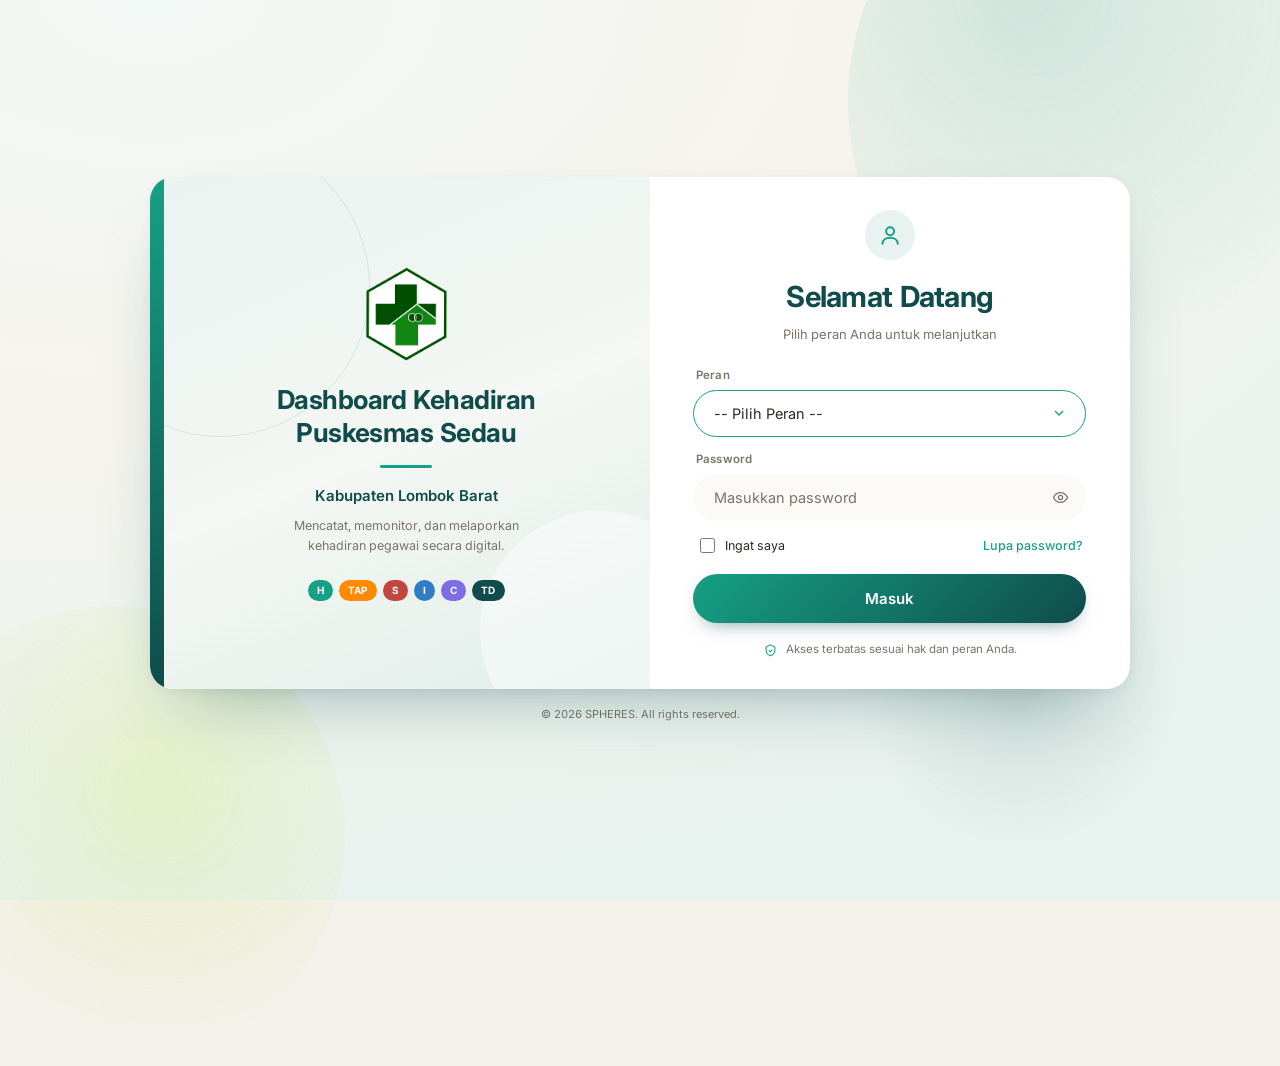
<file: index.html>
<!DOCTYPE html>
<html lang="id">
<head>
<meta charset="utf-8">
<meta name="viewport" content="width=device-width, initial-scale=1">
<title>Masuk — Dashboard Kehadiran</title>
<meta name="description" content="Dashboard kehadiran pegawai UPT Puskesmas Sedau.">
<meta name="color-scheme" content="light dark">
<link rel="icon" href="assets/logo.png">
<link rel="preconnect" href="https://fonts.googleapis.com">
<link rel="preconnect" href="https://fonts.gstatic.com" crossorigin>
<link href="https://fonts.googleapis.com/css2?family=Inter:wght@400;500;600;700&display=swap" rel="stylesheet">
<link rel="stylesheet" href="assets/style.css">
<script src="assets/config.js"></script>
<script src="assets/session.js"></script>
<script>
  Sesi.tema();
  /* Sudah punya sesi? langsung ke dashboard sesuai peran. */
  (function () { var s = Sesi.baca(); if (s) Sesi.keDashboard(s.role); })();
</script>
</head>
<body class="loginpage">

<main class="lg-stage">
  <div class="lg-orb lg-orb1" aria-hidden="true"></div>
  <div class="lg-orb lg-orb2" aria-hidden="true"></div>
  <div class="lg-orb lg-orb3" aria-hidden="true"></div>

  <div class="lg-card">
    <span class="lg-spine" aria-hidden="true"></span>

    <!-- ---------- kiri: identitas ---------- -->
    <section class="lg-brandside">
      <span class="lg-ring lg-ring1" aria-hidden="true"></span>
      <span class="lg-ring lg-ring2" aria-hidden="true"></span>

      <div class="lg-brandin">
        <img id="loginLogo" src="assets/logo.png" alt="Logo Puskesmas Sedau" width="112" height="123">
        <h1 id="loginJudul">Dashboard Kehadiran<br>Puskesmas Sedau</h1>
        <span class="lg-rule" aria-hidden="true"></span>
        <p class="lg-kab" id="loginKab">Kabupaten Lombok Barat</p>
        <p class="lg-desc">Mencatat, memonitor, dan melaporkan<br>kehadiran pegawai secara digital.</p>

        <ul class="lg-chips" aria-label="Kode status kehadiran yang digunakan sistem">
          <li style="--c:#16A085">H</li>
          <li style="--c:#FF8A00">TAP</li>
          <li style="--c:#C0473E">S</li>
          <li style="--c:#2F7DC4">I</li>
          <li style="--c:#7E6BE6">C</li>
          <li style="--c:#0F4C4B">TD</li>
        </ul>
      </div>
    </section>

    <!-- ---------- kanan: form ---------- -->
    <section class="lg-formside">
      <div class="lg-formin">
        <span class="lg-ava" aria-hidden="true">
          <svg viewBox="0 0 24 24"><circle cx="12" cy="8.5" r="3.6"/><path d="M5 20c0-3.6 3.2-5.6 7-5.6s7 2 7 5.6"/></svg>
        </span>
        <h2>Selamat Datang</h2>
        <p class="lg-sub">Pilih peran Anda untuk melanjutkan</p>

        <label class="lg-lab" for="inPeran">Peran</label>
        <div class="lg-pill lg-sel">
          <select id="inPeran" autocomplete="off"></select>
          <svg class="lg-caret" viewBox="0 0 24 24" aria-hidden="true"><path d="M6 9l6 6 6-6"/></svg>
        </div>

        <label class="lg-lab" for="inSandi">Password</label>
        <div class="lg-pill">
          <input id="inSandi" type="password" placeholder="Masukkan password" autocomplete="current-password">
          <button type="button" id="btnMata" aria-label="Tampilkan password">
            <svg viewBox="0 0 24 24" aria-hidden="true"><path d="M2 12s3.6-7 10-7 10 7 10 7-3.6 7-10 7-10-7-10-7z"/><circle cx="12" cy="12" r="3"/></svg>
          </button>
        </div>

        <div class="lg-row">
          <label class="lg-chk"><input type="checkbox" id="inIngat"><span>Ingat saya</span></label>
          <button type="button" class="linkish" id="btnLupa">Lupa password?</button>
        </div>

        <p class="lg-err" id="loginErr" role="alert" hidden></p>

        <button type="button" class="lg-go" id="btnMasuk">Masuk</button>

        <p class="lg-note">
          <svg viewBox="0 0 24 24" aria-hidden="true"><path d="M12 3l7 3.5v5c0 4.4-3 7.6-7 9-4-1.4-7-4.6-7-9v-5z"/><path d="M9.5 12l2 2 3.5-3.5"/></svg>
          Akses terbatas sesuai hak dan peran Anda.
        </p>

      </div>
    </section>
  </div>

  <p class="lg-foot" id="loginFoot"></p>
</main>

<div id="toast" role="status" aria-live="polite"></div>

<script src="assets/login.js"></script>
</body>
</html>
</file>
<file: assets/style.css>
/* Dashboard Kehadiran — UPT Puskesmas Sedau */
:root{
  --petrol:#0F4C4B; --sea:#16A085; --foam:#E7F2F1; --lime:#C6E72E;
  --sand:#F4F1EB; --tangerine:#FF8A00; --iris:#7E6BE6; --tan:#E9E6D6;
  --charcoal:#2E2A24; --brick:#C0473E; --cobalt:#2F7DC4; --slate:#6B6154;
  --bg:#F4F1EB; --surface:#FFFFFF; --surface-2:#FBFAF7;
  --ink:#2E2A24; --muted:#7B7468; --line:#E2DED3;
  --side:#0F4C4B; --side-ink:#BFD9D6; --side-on:#FFFFFF;
  --r:10px; --shadow:0 1px 2px rgba(46,42,36,.05);
  --sidew:214px;
}
html[data-theme="dark"]{
  --bg:#14161A; --surface:#1B1E23; --surface-2:#171A1E;
  --ink:#E8E6E1; --muted:#9A968D; --line:#2C3036;
  --foam:#1E2A29; --sand:#14161A; --tan:#2C3036;
  --side:#0C2E2D; --side-ink:#8FB5B1;
}
html[data-side="min"]{ --sidew:62px; }
*{box-sizing:border-box}
html{-webkit-text-size-adjust:100%}
body{margin:0;background:var(--bg);color:var(--ink);
  font-family:'Inter',system-ui,-apple-system,'Segoe UI',sans-serif;
  font-size:14px;line-height:1.55;-webkit-font-smoothing:antialiased;font-variant-numeric:tabular-nums}
button,input,select{font-family:inherit;font-size:inherit;color:inherit}
a{color:var(--sea)}
:focus-visible{outline:2px solid var(--sea);outline-offset:2px;border-radius:4px}
[hidden]{display:none !important}

/* ============ LOGIN (halaman penuh, tanpa scroll) ============ */
.loginpage{height:100dvh;overflow:hidden}
.lg-stage{position:relative;height:100dvh;display:flex;flex-direction:column;align-items:center;
  justify-content:center;gap:clamp(10px,1.8vh,20px);padding:clamp(12px,2.4vh,32px);
  background:radial-gradient(120% 100% at 12% 0%,#F2F8F5 0%,#F6F4EE 46%,#E8F2EE 100%);isolation:isolate}
html[data-theme="dark"] .lg-stage{background:radial-gradient(120% 100% at 12% 0%,#16211F 0%,#14161A 55%,#101617 100%)}

/* bola dekoratif lembut, meniru latar berwarna pada referensi */
.lg-orb{position:absolute;border-radius:50%;z-index:-1;filter:blur(.5px)}
.lg-orb1{width:44vw;height:44vw;max-width:560px;max-height:560px;top:-14vw;right:-10vw;
  background:radial-gradient(circle at 32% 32%,rgba(22,160,133,.16),rgba(22,160,133,0) 68%)}
.lg-orb2{width:38vw;height:38vw;max-width:460px;max-height:460px;bottom:-13vw;left:-9vw;
  background:radial-gradient(circle at 60% 40%,rgba(198,231,46,.20),rgba(198,231,46,0) 66%)}
.lg-orb3{width:26vw;height:26vw;max-width:320px;max-height:320px;bottom:6vh;right:8vw;
  background:radial-gradient(circle at 50% 50%,rgba(15,76,75,.10),rgba(15,76,75,0) 70%)}

.lg-card{position:relative;width:100%;max-width:980px;
  max-height:calc(100dvh - clamp(58px,9vh,110px));   /* sisakan ruang untuk footer di bawah kartu */
  display:grid;grid-template-columns:1.04fr 1fr;background:var(--surface);
  border-radius:clamp(18px,2.6vh,30px);overflow:hidden;
  box-shadow:0 34px 70px -34px rgba(15,76,75,.42),0 3px 10px rgba(46,42,36,.05)}
/* strip hijau di tepi kiri, seperti referensi */
.lg-spine{position:absolute;left:0;top:0;bottom:0;width:clamp(9px,1.1vw,14px);
  background:linear-gradient(180deg,#16A085,#0F4C4B);z-index:3}

/* ---- kiri ---- */
.lg-brandside{position:relative;overflow:hidden;display:grid;place-items:center;
  padding:clamp(20px,4vh,46px) clamp(20px,3vw,40px) clamp(20px,4vh,46px) clamp(30px,4vw,54px);
  background:linear-gradient(158deg,#E9F3F0 0%,#F4F7F3 52%,#E1EEEA 100%)}
html[data-theme="dark"] .lg-brandside{background:linear-gradient(158deg,#173230,#111F1D)}
.lg-ring{position:absolute;border-radius:50%;border:1px solid rgba(22,160,133,.16)}
.lg-ring1{width:min(30vw,300px);aspect-ratio:1;top:-8%;left:-16%}
.lg-ring2{width:min(24vw,240px);aspect-ratio:1;bottom:-12%;right:-14%;background:rgba(255,255,255,.42);border-color:transparent}
html[data-theme="dark"] .lg-ring2{background:rgba(255,255,255,.03)}
.lg-brandin{position:relative;text-align:center;max-width:326px}
.lg-brandin img{display:block;margin:0 auto clamp(12px,2.2vh,22px);height:clamp(62px,11vh,120px);width:auto}
.lg-brandin h1{margin:0;font-size:clamp(19px,2.9vh,27px);font-weight:700;line-height:1.24;
  letter-spacing:-.02em;color:var(--petrol)}
html[data-theme="dark"] .lg-brandin h1{color:#8FD8C8}
.lg-rule{display:block;width:52px;height:3px;border-radius:2px;background:var(--sea);
  margin:clamp(10px,1.8vh,18px) auto}
.lg-kab{margin:0 0 clamp(5px,1vh,10px);font-size:clamp(12.5px,1.7vh,15px);font-weight:600;color:var(--petrol)}
html[data-theme="dark"] .lg-kab{color:#8FD8C8}
.lg-desc{margin:0;font-size:clamp(11px,1.5vh,12.5px);color:var(--muted);line-height:1.6}
.lg-chips{list-style:none;display:flex;flex-wrap:wrap;justify-content:center;gap:6px;
  margin:clamp(14px,2.6vh,26px) 0 0;padding:0}
.lg-chips li{font-size:10px;font-weight:700;color:#fff;background:var(--c);
  padding:3px 9px;border-radius:20px;letter-spacing:.02em}
.lg-chips li:nth-child(5){color:#fff}

/* ---- kanan ---- */
.lg-formside{display:flex;flex-direction:column;overflow-y:auto;
  padding:clamp(20px,3.6vh,44px) clamp(22px,3.4vw,48px) clamp(20px,3.4vh,40px)}
.lg-formin{margin:auto 0;width:100%}
.lg-ava{width:clamp(40px,5.6vh,54px);aspect-ratio:1;border-radius:50%;background:var(--foam);
  display:grid;place-items:center;margin:0 auto clamp(8px,1.6vh,16px)}
.lg-ava svg{width:52%;height:52%;stroke:var(--sea);fill:none;stroke-width:1.8;stroke-linecap:round}
.lg-formside h2{margin:0;text-align:center;font-size:clamp(21px,3.3vh,29px);font-weight:700;
  letter-spacing:-.025em;color:var(--petrol)}
html[data-theme="dark"] .lg-formside h2{color:#E8E6E1}
.lg-sub{margin:4px 0 clamp(14px,2.6vh,26px);text-align:center;
  font-size:clamp(11.5px,1.6vh,13px);color:var(--muted)}
.lg-lab{display:block;font-size:11.5px;font-weight:600;color:var(--muted);
  margin:0 0 5px 3px;letter-spacing:.01em}

/* input pill bergaya referensi: terisi, tanpa garis, garis muncul saat fokus */
.lg-pill{position:relative;display:flex;align-items:center;background:var(--surface-2);
  border:1.5px solid transparent;border-radius:999px;margin-bottom:clamp(9px,1.6vh,15px);
  transition:border-color .15s,background .15s}
html[data-theme="dark"] .lg-pill{background:#22262C}
.lg-pill:focus-within{border-color:var(--sea);background:var(--surface)}
.lg-pill input,.lg-pill select{width:100%;border:0;background:none;outline:none;
  padding:clamp(10px,1.7vh,14px) 20px;font-size:clamp(13px,1.8vh,14.5px);
  border-radius:999px;appearance:none;-webkit-appearance:none}
.lg-pill input::placeholder{color:var(--muted)}
.lg-sel select{padding-right:42px;cursor:pointer}
.lg-caret{position:absolute;right:18px;width:16px;height:16px;stroke:var(--muted);fill:none;
  stroke-width:2;pointer-events:none}
.lg-pill:focus-within .lg-caret{stroke:var(--sea)}
#btnMata{position:absolute;right:8px;background:none;border:0;padding:8px;cursor:pointer;
  border-radius:50%;display:grid;place-items:center}
#btnMata svg{width:17px;height:17px;stroke:var(--muted);fill:none;stroke-width:1.8}
#btnMata:hover svg{stroke:var(--sea)}


.lg-row{display:flex;align-items:center;justify-content:space-between;gap:10px;
  margin:2px 3px clamp(12px,2vh,18px)}
.lg-chk{display:flex;gap:7px;align-items:center;font-size:12.5px;cursor:pointer}
.lg-chk input{width:15px;height:15px;accent-color:var(--sea);cursor:pointer}
.linkish{background:none;border:0;color:var(--sea);font-size:12.5px;font-weight:500;cursor:pointer;padding:0}
.linkish:hover{text-decoration:underline}
.lg-err{margin:0 0 11px;padding:9px 15px;border-radius:12px;
  background:color-mix(in srgb,var(--brick) 11%,var(--surface));
  color:var(--brick);font-size:12px;font-weight:500}
.lg-go{width:100%;background:linear-gradient(135deg,#16A085,#0F4C4B);color:#fff;border:0;
  border-radius:999px;padding:clamp(11px,1.9vh,15px);font-size:clamp(13.5px,1.9vh,15px);
  font-weight:600;cursor:pointer;box-shadow:0 8px 20px -10px rgba(15,76,75,.65);
  transition:transform .12s,box-shadow .12s}
.lg-go:hover{transform:translateY(-1px);box-shadow:0 12px 24px -10px rgba(15,76,75,.7)}
.lg-go:active{transform:translateY(0)}
.lg-go:disabled{opacity:.65;cursor:progress;transform:none}
.lg-note{display:flex;gap:8px;align-items:center;justify-content:center;
  margin:clamp(12px,2vh,20px) 0 0;font-size:11.5px;color:var(--muted);line-height:1.5}
.lg-note svg{width:15px;height:15px;stroke:var(--sea);fill:none;stroke-width:1.7;flex:none}

.lg-foot{margin:0;text-align:center;font-size:11px;color:var(--muted);flex:none}

/* layar pendek: rapatkan, sembunyikan hiasan yang tidak esensial */
@media(max-height:700px){
  .lg-desc,.lg-chips{display:none}
    .lg-note{margin-top:10px}
}
@media(max-height:580px){
  .lg-brandin img{height:52px}
  .lg-rule{margin:8px auto}
  .lg-ava{display:none}
}
/* satu kolom di layar sempit: panel identitas jadi header ringkas */
@media(max-width:800px){
  .loginpage,.lg-stage{height:auto;min-height:100dvh;overflow:visible}
  .lg-card{grid-template-columns:1fr;max-height:none;max-width:460px}
  .lg-stage{justify-content:flex-start;padding-top:24px}
  .lg-spine{right:0;bottom:auto;width:auto;height:8px;background:linear-gradient(90deg,#16A085,#0F4C4B)}
  .lg-brandside{padding:30px 24px 24px}
  .lg-brandin img{height:74px}
  .lg-brandin h1{font-size:20px}
  .lg-desc{display:none}
  .lg-chips{display:flex}
  .lg-formside{padding:26px 24px 22px}
  .lg-foot{margin-top:16px}
}

/* ============ SHELL ============ */
.shell{display:grid;grid-template-columns:var(--sidew) minmax(0,1fr);min-height:100vh}
.side{background:var(--side);padding:16px 12px;color:var(--side-ink);overflow:hidden}
.brand{display:grid;justify-items:center;text-align:center;margin-bottom:20px}
.brand-logo{height:50px;width:auto;margin-bottom:10px;background:#fff;border-radius:9px;padding:4px}
.brand b{display:block;font-size:13px;color:var(--side-on);font-weight:600;line-height:1.3}
.brand span{font-size:10.5px;color:#8FBDB7}
.nav{display:flex;flex-direction:column;gap:2px}
.nav button{display:flex;gap:10px;align-items:center;padding:9px 10px;border-radius:8px;font-size:12.5px;
  color:var(--side-ink);background:none;border:0;cursor:pointer;text-align:left;width:100%}
.nav button svg{width:16px;height:16px;stroke:currentColor;fill:none;stroke-width:1.8;stroke-linecap:round;flex:none}
.nav button:hover{background:rgba(255,255,255,.08)}
.nav button[aria-current="page"]{background:rgba(255,255,255,.15);color:var(--side-on);font-weight:600}
html[data-side="min"] .brand b,html[data-side="min"] .brand span,
html[data-side="min"] .nav button span,html[data-side="min"] .side-collapse span{display:none}
html[data-side="min"] .brand-logo{height:34px;margin-bottom:0}
html[data-side="min"] .nav button{justify-content:center;padding:10px 0}
html[data-side="min"] .side{padding:16px 8px}

.main{background:var(--surface-2);min-width:0;display:flex;flex-direction:column}
.top{display:flex;align-items:center;gap:9px;padding:10px 18px;border-bottom:1px solid var(--line);
  background:var(--surface);flex-wrap:wrap;position:sticky;top:0;z-index:20}
.top h1{font-size:17px;font-weight:600;margin:0;margin-right:auto;white-space:nowrap}
.icobtn{border:1px solid var(--line);background:var(--surface);border-radius:8px;width:32px;height:32px;
  display:grid;place-items:center;cursor:pointer;position:relative;flex:none}
.icobtn svg{width:16px;height:16px;stroke:var(--muted);fill:none;stroke-width:1.8;stroke-linecap:round}
.icobtn:hover{border-color:var(--sea)} .icobtn:hover svg{stroke:var(--sea)}
.dotbadge{position:absolute;top:-3px;right:-3px;min-width:8px;height:8px;border-radius:50%;
  background:var(--brick);border:2px solid var(--surface)}
.searchbox{display:flex;gap:7px;align-items:center;border:1px solid var(--line);border-radius:8px;
  padding:5px 10px;background:var(--surface);min-width:150px;max-width:280px;flex:1}
.searchbox svg{width:14px;height:14px;stroke:var(--muted);fill:none;stroke-width:1.8;flex:none}
.searchbox input{border:0;background:none;outline:none;width:100%;font-size:12.5px}
.ghost{border:1px solid var(--line);background:var(--surface);border-radius:8px;padding:6px 11px;
  font-size:12px;cursor:pointer;display:inline-flex;gap:6px;align-items:center;white-space:nowrap}
.ghost:hover{border-color:var(--sea);color:var(--sea)}
.ghost svg{width:14px;height:14px;stroke:currentColor;fill:none;stroke-width:1.8}
.ghost.w{width:100%;justify-content:center}
select.field,input.field{border:1px solid var(--line);border-radius:8px;padding:5px 9px;font-size:12px;
  background:var(--surface);outline:none}
select.field:focus,input.field:focus{border-color:var(--sea)}

/* who */
.whowrap{position:relative}
.who{display:flex;gap:8px;align-items:center;border:1px solid var(--line);background:var(--surface);
  border-radius:8px;padding:4px 9px 4px 5px;cursor:pointer}
.who:hover{border-color:var(--sea)}
.av{width:26px;height:26px;border-radius:50%;background:var(--iris);color:#fff;display:grid;
  place-items:center;font-size:10px;font-weight:700;flex:none}
.whotxt{display:flex;flex-direction:column;align-items:flex-start;line-height:1.25}
.whotxt #whoNama{font-size:12px;font-weight:600}
.whotxt #whoRole{font-size:10.5px;color:var(--muted);font-weight:400}
.whopanel{position:absolute;right:0;top:calc(100% + 8px);width:236px;background:var(--surface);
  border:1px solid var(--line);border-radius:10px;padding:13px;box-shadow:0 10px 28px -10px rgba(46,42,36,.28);z-index:30}
.whopanel p{margin:0 0 11px;font-size:12px;color:var(--muted);line-height:1.55}

/* notif */
.notifwrap{position:relative}
.notifpanel{position:absolute;right:0;top:calc(100% + 8px);width:342px;max-width:calc(100vw - 32px);
  background:var(--surface);border:1px solid var(--line);border-radius:10px;
  box-shadow:0 10px 28px -10px rgba(46,42,36,.28);z-index:30;overflow:hidden}
.notifhead{display:flex;align-items:center;justify-content:space-between;padding:11px 14px;
  border-bottom:1px solid var(--line);font-size:13px}
#notifList{max-height:334px;overflow:auto}
.nitem{display:flex;gap:10px;padding:10px 14px;border-bottom:1px solid var(--line);font-size:12px;line-height:1.5}
.nitem:last-child{border-bottom:0}
.nitem.unread{background:color-mix(in srgb,var(--sea) 6%,var(--surface))}
.nicon{width:26px;height:26px;border-radius:7px;display:grid;place-items:center;flex:none;margin-top:1px}
.nicon svg{width:14px;height:14px;stroke:#fff;fill:none;stroke-width:2}
.nbody{min-width:0;flex:1}
.nbody b{font-weight:600}
.ntime{display:block;font-size:10.5px;color:var(--muted);margin-top:2px}
.notiffoot{margin:0;padding:10px 14px;font-size:11px;color:var(--muted);border-top:1px solid var(--line);line-height:1.5}

.view{padding:18px 18px 40px;display:none}
.view.on{display:block}
.rowhead{display:flex;align-items:center;gap:10px;margin-bottom:12px;flex-wrap:wrap}
.rowhead p{margin:0;font-size:12.5px;color:var(--muted);margin-right:auto}
.rowhead p b{color:var(--ink)}
.ro{font-size:11.5px;color:var(--muted);margin:0 0 12px}

/* banner */
.banner{display:flex;gap:11px;align-items:flex-start;border-left:3px solid var(--tangerine);
  background:color-mix(in srgb,var(--tangerine) 9%,var(--surface));padding:12px 14px;
  margin-bottom:16px;border-radius:0 6px 6px 0}
.banner svg{width:17px;height:17px;stroke:var(--tangerine);fill:none;stroke-width:2;flex:none;margin-top:2px}
.banner div{font-size:12.5px;line-height:1.55}

/* kpi */
.kpis{display:grid;grid-template-columns:repeat(8,minmax(0,1fr));gap:9px}
.kpi{background:var(--surface);border:1px solid var(--line);border-top:2px solid var(--line);
  border-radius:9px;padding:10px 11px;box-shadow:var(--shadow)}
.kpi span{display:block;font-size:10.5px;font-weight:700;color:var(--muted)}
.kpi b{display:block;font-size:23px;font-weight:600;letter-spacing:-.02em;line-height:1.25}
.kpi i{font-style:normal;font-size:10.5px;color:var(--muted)}
.k-h{border-top-color:var(--sea)}      .k-h span,.k-h i{color:var(--sea)}
.k-b{border-top-color:var(--slate)}    .k-b span,.k-b i{color:var(--slate)}
.k-t{border-top-color:var(--tangerine)}.k-t span,.k-t i{color:#B35F00}
.k-s{border-top-color:var(--brick)}    .k-s span,.k-s i{color:var(--brick)}
.k-i{border-top-color:var(--cobalt)}   .k-i span,.k-i i{color:var(--cobalt)}
.k-d{border-top-color:var(--petrol)}   .k-d span,.k-d i{color:var(--petrol)}
.k-c{border-top-color:var(--iris)}     .k-c span,.k-c i{color:var(--iris)}
html[data-theme="dark"] .k-d span,html[data-theme="dark"] .k-d i{color:var(--sea)}

.grid3{display:grid;grid-template-columns:1fr 1fr 1fr;gap:12px;margin-top:12px}
.grid1{display:grid;grid-template-columns:1fr;gap:12px;margin-top:12px}
.panel{background:var(--surface);border:1px solid var(--line);border-radius:9px;padding:13px 15px;
  box-shadow:var(--shadow);min-width:0}
.panel h2{margin:0 0 10px;font-size:12.5px;font-weight:600}
.panel h2 small{font-weight:400;color:var(--muted);font-size:11px}
.legend{font-size:11px;color:var(--muted);min-width:120px;flex:1}
.legend div{display:flex;gap:6px;align-items:center;justify-content:space-between;margin:3px 0}
.legend em{font-style:normal;display:flex;gap:6px;align-items:center}
.dot{width:8px;height:8px;border-radius:2px;flex:none}
.donut-row{display:flex;gap:14px;align-items:center;flex-wrap:wrap}
.empty{font-size:12px;color:var(--muted);padding:16px 0;text-align:center}

.lst{list-style:none;margin:0;padding:0;font-size:12px;max-height:190px;overflow:auto}
.lst li{display:flex;gap:9px;align-items:center;padding:6px 0;border-bottom:1px dashed var(--line)}
.lst li:last-child{border-bottom:0}
.lst .nm{font-weight:600;margin-right:auto;min-width:0;overflow:hidden;text-overflow:ellipsis;white-space:nowrap}
.lst .nip{color:var(--muted);font-size:11px;flex:none}
.lst .rank{width:16px;font-weight:700;color:var(--muted);flex:none}
.pill{font-size:10px;font-weight:600;padding:2px 7px;border-radius:20px;background:var(--foam);
  color:var(--petrol);white-space:nowrap;flex:none}
html[data-theme="dark"] .pill{color:var(--sea)}
.bar{height:6px;border-radius:3px;background:var(--tangerine);flex:none;min-width:3px}

/* badges */
.badge{display:inline-flex;align-items:center;gap:4px;font-size:10px;font-weight:700;padding:3px 8px;
  border-radius:6px;white-space:nowrap;color:#fff}
.bg-H{background:var(--sea)}   .bg-TAP{background:var(--tangerine)}
.bg-S{background:var(--brick)} .bg-I{background:var(--cobalt)}
.bg-C{background:var(--iris)}  .bg-TD{background:var(--petrol)}
.bg-IA{background:var(--lime);color:var(--charcoal)}
.bg-F{background:var(--tan);color:var(--charcoal)}
.bg-DS{background:var(--charcoal)}
.bg-TK{background:repeating-linear-gradient(45deg,var(--slate),var(--slate) 3px,#8C8375 3px,#8C8375 6px)}
.bg-BELUM{background:var(--surface);color:var(--slate);border:1px dashed var(--slate)}
.bg-BERIZIN{background:var(--slate)}
html[data-theme="dark"] .bg-TD{background:var(--sea)}
html[data-theme="dark"] .bg-DS{background:#4A4640}

/* tables */
.tbl-wrap{overflow:auto;border:1px solid var(--line);border-radius:9px;background:var(--surface)}
table.data{width:100%;border-collapse:collapse;font-size:12.5px}
table.data th{position:sticky;top:0;background:var(--foam);text-align:left;padding:8px 10px;
  font-size:10.5px;font-weight:700;letter-spacing:.05em;text-transform:uppercase;color:var(--muted);
  border-bottom:1px solid var(--line);white-space:nowrap;z-index:2}
table.data td{padding:7px 10px;border-bottom:1px solid var(--line);vertical-align:middle}
table.data tr:last-child td{border-bottom:0}
table.data tbody tr:hover{background:var(--surface-2)}
table.data .nm{font-weight:600}
table.data .mono{color:var(--muted);font-size:11.5px}
th.sortcol{cursor:pointer;user-select:none}
th.sortcol:hover{color:var(--sea)}
th.sortcol::after{content:'↕';margin-left:5px;opacity:.35;font-size:10px}
th.sortcol[data-dir="asc"]::after{content:'↑';opacity:1;color:var(--sea)}
th.sortcol[data-dir="desc"]::after{content:'↓';opacity:1;color:var(--sea)}

/* rekap summary cards */
.sumcards{display:flex;flex-wrap:wrap;gap:8px;margin-bottom:12px}
.sumcard{display:flex;align-items:center;gap:8px;background:var(--surface);border:1px solid var(--line);
  border-radius:9px;padding:8px 12px;box-shadow:var(--shadow)}
.sumcard .kk{width:20px;height:20px;font-size:9px}
.sumcard .lb{font-size:11px;color:var(--muted);line-height:1.25}
.sumcard .vl{font-size:16px;font-weight:600;line-height:1.2}
.sumcard.wide{border-left:3px solid var(--sea)}
.scrollhint{display:flex;gap:7px;align-items:center;margin:0 0 8px;font-size:11.5px;color:var(--muted)}
.scrollhint svg{width:15px;height:15px;stroke:var(--sea);fill:none;stroke-width:1.8;flex:none}

/* calendar recap */
.cal-wrap{overflow:auto;border:1px solid var(--line);border-radius:9px;background:var(--surface);
  padding:2px;max-height:66vh}
table.cal{border-collapse:separate;border-spacing:2px;font-size:10.5px}
table.cal th{position:sticky;top:0;background:var(--surface);padding:4px 2px;text-align:center;
  font-size:9.5px;color:var(--muted);font-weight:600;z-index:2;min-width:30px}
table.cal th.mgg{color:var(--brick)}
table.cal th.rek{min-width:44px;background:var(--foam);border-radius:4px 4px 0 0;color:var(--petrol)}
html[data-theme="dark"] table.cal th.rek{color:var(--sea)}
table.cal th.pct{min-width:70px;background:var(--foam);border-radius:4px 4px 0 0;color:var(--petrol)}
table.cal td{padding:0}
table.cal td.nmcell,table.cal th.nmhead{position:sticky;left:0;background:var(--surface);z-index:3;
  text-align:left;white-space:nowrap;padding:0 10px 0 6px;min-width:186px;max-width:186px;
  overflow:hidden;text-overflow:ellipsis;box-shadow:1px 0 0 var(--line)}
table.cal td.nmcell{font-size:11.5px;font-weight:600}
table.cal th.nmhead{z-index:4}
table.cal td.rekcell{text-align:center;font-size:11px;background:var(--surface-2);border-radius:4px}
table.cal td.rekcell.z{color:var(--muted);opacity:.45}
table.cal td.pctcell{text-align:center;font-size:11px;font-weight:600;background:var(--surface-2);border-radius:4px}
.cell{display:block;height:22px;line-height:22px;text-align:center;border-radius:4px;font-size:9.5px;
  font-weight:700;color:#fff;min-width:28px}
.c-H{background:var(--sea)}   .c-TAP{background:var(--tangerine)}
.c-S{background:var(--brick)} .c-I{background:var(--cobalt)}
.c-C{background:var(--iris)}  .c-TD{background:var(--petrol)}
.c-IA{background:var(--lime);color:var(--charcoal)}
.c-F{background:var(--tan);color:var(--charcoal)}
.c-DS{background:var(--charcoal)}
.c-BERIZIN{background:var(--slate)}
.c-TK{background:repeating-linear-gradient(45deg,var(--slate),var(--slate) 3px,#8C8375 3px,#8C8375 6px)}
.c-BELUM{background:var(--surface);border:1px dashed #C8C1B2;color:var(--slate)}
.c-MGG{background:var(--foam);color:#8FA9A6}
.c-NA{background:var(--surface);color:var(--muted);opacity:.35}
html[data-theme="dark"] .c-TD{background:var(--sea)}
html[data-theme="dark"] .c-BELUM{border-color:#4A4640}
.callegend{display:flex;flex-wrap:wrap;gap:7px 14px;margin-top:14px;font-size:11px;
  color:var(--muted);align-items:center}
.callegend em{font-style:normal;display:flex;gap:5px;align-items:center}
.kk{width:18px;height:18px;border-radius:3px;display:grid;place-items:center;font-size:8px;
  font-weight:700;color:#fff;flex:none}

#toast{position:fixed;bottom:18px;left:50%;transform:translate(-50%,8px);background:#0F4C4B;color:#fff;
  padding:9px 16px;border-radius:8px;font-size:12.5px;opacity:0;transition:opacity .2s,transform .2s;
  pointer-events:none;z-index:60;max-width:calc(100vw - 32px)}

@media(max-width:1100px){ .kpis{grid-template-columns:repeat(4,minmax(0,1fr))} .grid3{grid-template-columns:1fr} }
@media(max-width:820px){
  .shell{grid-template-columns:1fr}
  html[data-side="min"] .shell{grid-template-columns:1fr}
  .side{padding:10px 12px}
  .brand{display:flex;align-items:center;justify-content:flex-start;text-align:left;gap:10px;margin-bottom:12px}
  .brand-logo{height:34px;margin-bottom:0}
  .brand b{font-size:12px} .brand span{display:none}
  .nav{flex-direction:row;overflow-x:auto;gap:4px;padding-bottom:4px}
  .nav button{white-space:nowrap}
  html[data-side="min"] .brand b,html[data-side="min"] .nav button span{display:inline}
  #btnMin{display:none}
  .top h1{margin-right:0}
  .searchbox{order:10;flex-basis:100%;max-width:none}
}
@media(max-width:560px){ .kpis{grid-template-columns:repeat(2,minmax(0,1fr))} .top h1{font-size:15px} }
@media(prefers-reduced-motion:reduce){*{transition:none!important;animation:none!important}}

/* ---- tombol lipat di dalam sidebar ---- */
.side-collapse{display:flex;align-items:center;gap:10px;width:100%;margin-top:14px;padding:9px 10px;
  border:0;border-top:1px solid rgba(255,255,255,.12);border-radius:0;background:none;
  color:#8FBDB7;font-size:11.5px;cursor:pointer;text-align:left}
.side-collapse svg{width:15px;height:15px;stroke:currentColor;fill:none;stroke-width:2;flex:none;
  transition:transform .16s}
.side-collapse:hover{color:var(--side-on)}
html[data-side="min"] .side-collapse{justify-content:center;padding:10px 0}
html[data-side="min"] .side-collapse svg{transform:rotate(180deg)}
@media(max-width:820px){.side-collapse{display:none}}

/* ---- donut: legenda di bawah, angka muncul saat hover ---- */
.donutbox{position:relative;display:grid;place-items:center;padding:4px 0 2px}
.donut{width:100%;max-width:158px;height:auto;overflow:visible}
.donut .arc{cursor:pointer;transition:stroke-width .13s,opacity .13s}
.donut .arc:hover,.donut .arc:focus{stroke-width:7;outline:none}
.donutctr{position:absolute;text-align:center;pointer-events:none;transition:opacity .13s;line-height:1.15}
.donutctr b{display:block;font-size:21px;font-weight:600;letter-spacing:-.02em}
.donutctr span{font-size:10.5px;color:var(--muted)}
.donuttip{position:absolute;transform:translate(-50%,-100%);background:var(--petrol);color:#fff;
  padding:6px 11px;border-radius:8px;font-size:11.5px;white-space:nowrap;pointer-events:none;
  z-index:4;box-shadow:0 6px 16px -8px rgba(46,42,36,.5);line-height:1.35}
.donuttip b{display:block;font-weight:600}
.donuttip span{opacity:.85;font-variant-numeric:tabular-nums}
html[data-theme="dark"] .donuttip{background:#0A2726}
.donutlegend{display:flex;flex-wrap:wrap;gap:5px 13px;justify-content:center;margin-top:12px;
  padding-top:11px;border-top:1px solid var(--line);font-size:11px;color:var(--muted)}
.donutlegend em{font-style:normal;display:flex;gap:6px;align-items:center;transition:opacity .13s}
.donutlegend em.dim{opacity:.32}

/* ---- diagram batang: mengisi lebar panel, sumbu berlabel ---- */
.barchart{width:100%;height:auto;display:block;overflow:visible}
.barchart rect{transition:opacity .12s}
.barchart rect:hover{opacity:.82}
.barlegend{display:flex;flex-wrap:wrap;gap:5px 13px;justify-content:center;margin-top:10px;
  padding-top:10px;border-top:1px solid var(--line);font-size:11px;color:var(--muted)}
.barlegend em{font-style:normal;display:flex;gap:6px;align-items:center}
.barlegend .dash{width:14px;height:0;border-top:2px dashed var(--muted);opacity:.6;flex:none}

/* ---- grafik batang mengisi panel ---- */
#chTap{display:flex;flex-direction:column;height:100%}
#chTap svg{display:block;width:100%;height:auto;flex:1;min-height:0}
.chartnote{display:flex;flex-wrap:wrap;gap:5px 13px;justify-content:center;margin-top:10px;
  padding-top:10px;border-top:1px solid var(--line);font-size:11px;color:var(--muted)}
.chartnote em{font-style:normal;display:flex;gap:6px;align-items:center}
.grid3 > .panel{display:flex;flex-direction:column}
.grid3 > .panel > div{flex:1;min-height:0}
.chartnote .dot.dash{background:none;border:1.5px dashed var(--muted);opacity:.7;border-radius:2px}
</file>
